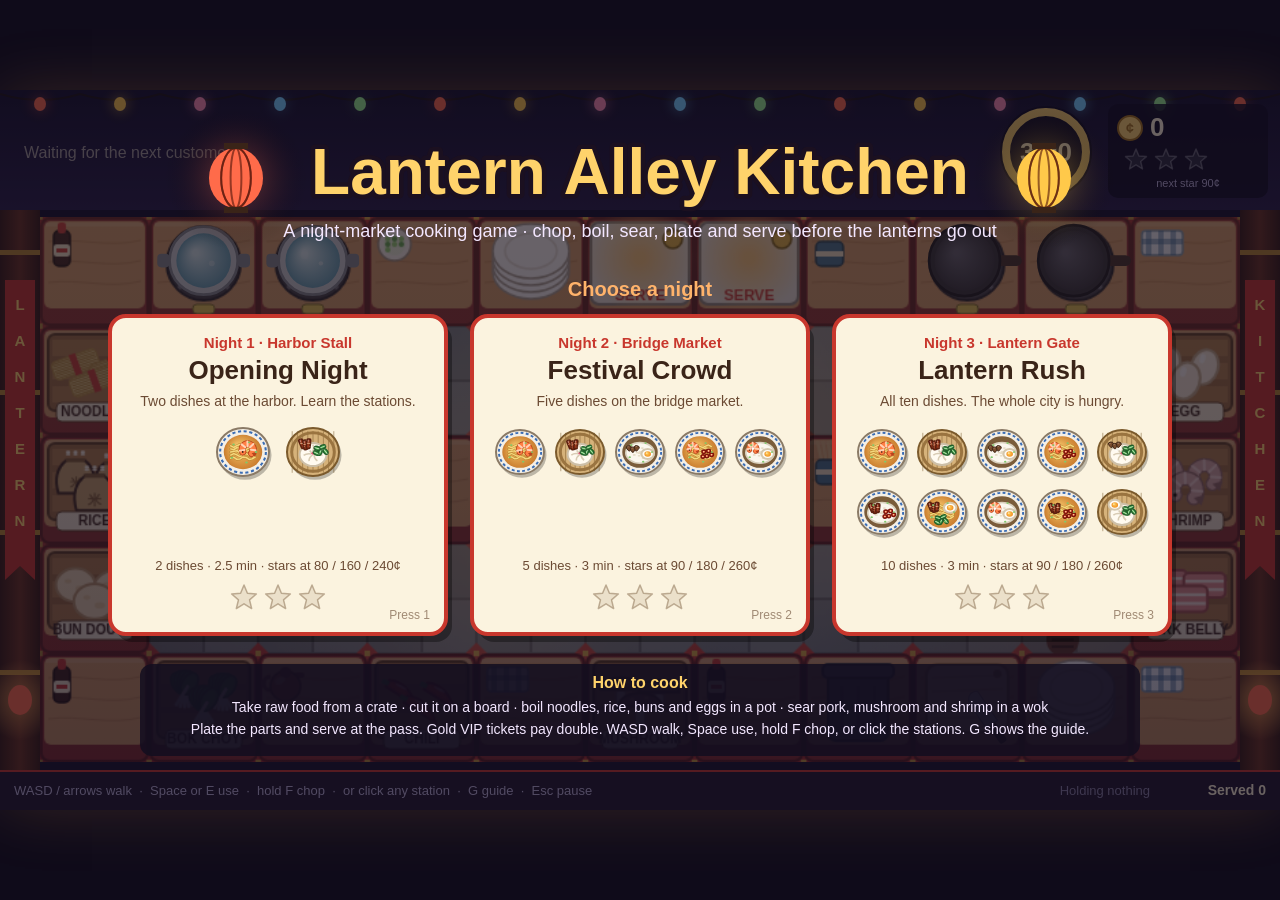
<file: index.html>
<!doctype html>
<html lang="en">
  <head>
    <meta charset="utf-8" />
    <meta name="viewport" content="width=device-width, initial-scale=1" />
    <meta http-equiv="refresh" content="0; url=./game/" />
    <title>Lantern Alley Kitchen</title>
  </head>
  <body>
    <!-- GitHub Pages serves the repository root, so this page hands over to the game in game/. -->
    <p><a href="./game/">Play Lantern Alley Kitchen</a></p>
  </body>
</html>
</file>
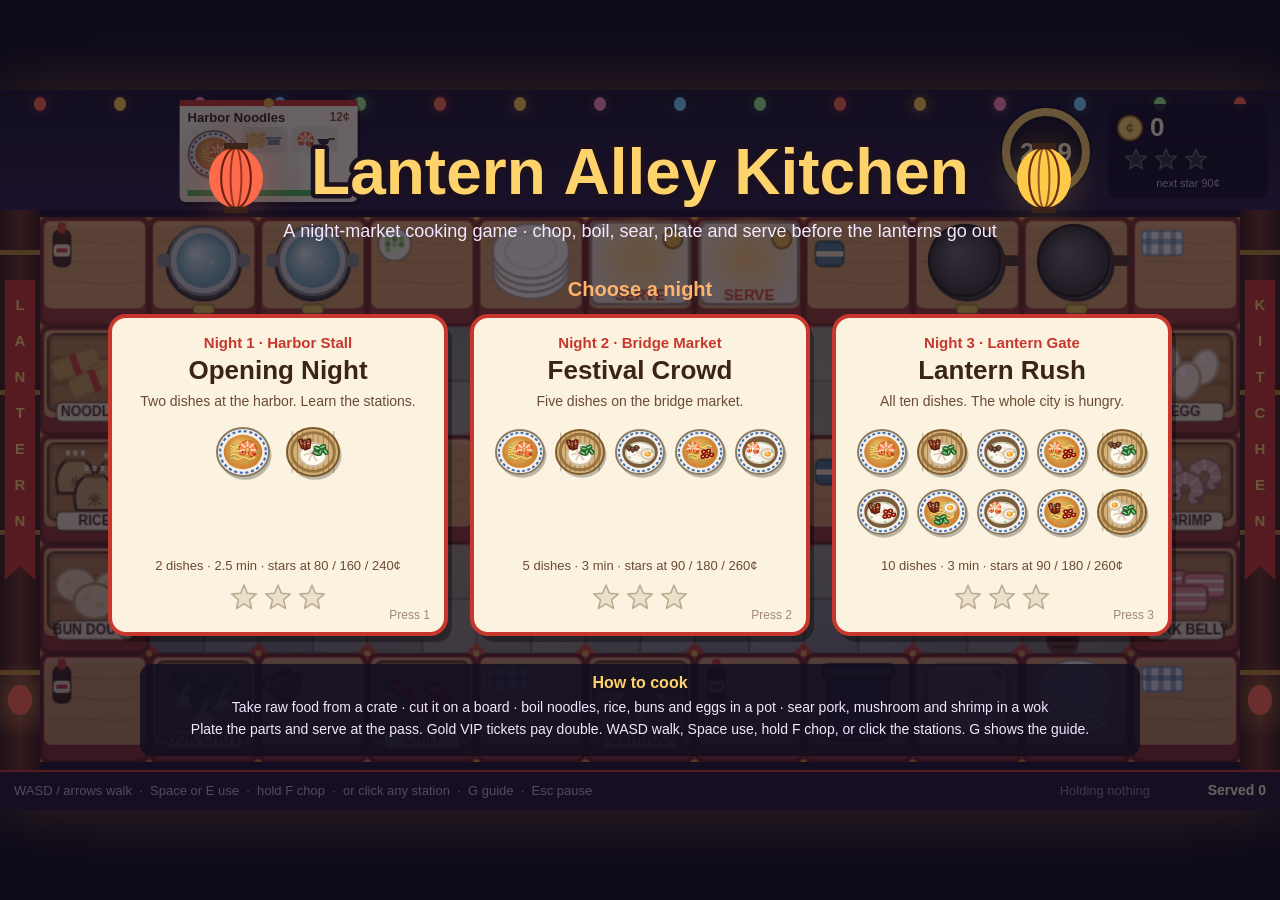
<file: game/index.html>
<!doctype html>
<html lang="en">
  <head>
    <meta charset="utf-8" />
    <meta name="viewport" content="width=device-width, initial-scale=1" />
    <title>Lantern Alley Kitchen</title>
    <link rel="stylesheet" href="./style.css" />
  </head>
  <body>
    <main id="stage">
      <canvas id="game" width="1280" height="720" aria-label="Lantern Alley Kitchen, a night-market cooking game"></canvas>
    </main>
    <script type="module" src="./src/main.js"></script>
  </body>
</html>
</file>
<file: game/style.css>
/* The canvas keeps its 16:9 shape and fills as much of the window as it can. */
html,
body {
  margin: 0;
  height: 100%;
  background: #0f0b1a;
  overflow: hidden;
}

#stage {
  display: flex;
  align-items: center;
  justify-content: center;
  width: 100vw;
  height: 100vh;
}

#game {
  width: min(100vw, calc(100vh * 16 / 9));
  height: auto;
  aspect-ratio: 16 / 9;
  display: block;
  image-rendering: auto;
  box-shadow: 0 0 60px rgba(255, 170, 80, 0.15);
  cursor: pointer;
}
</file>
